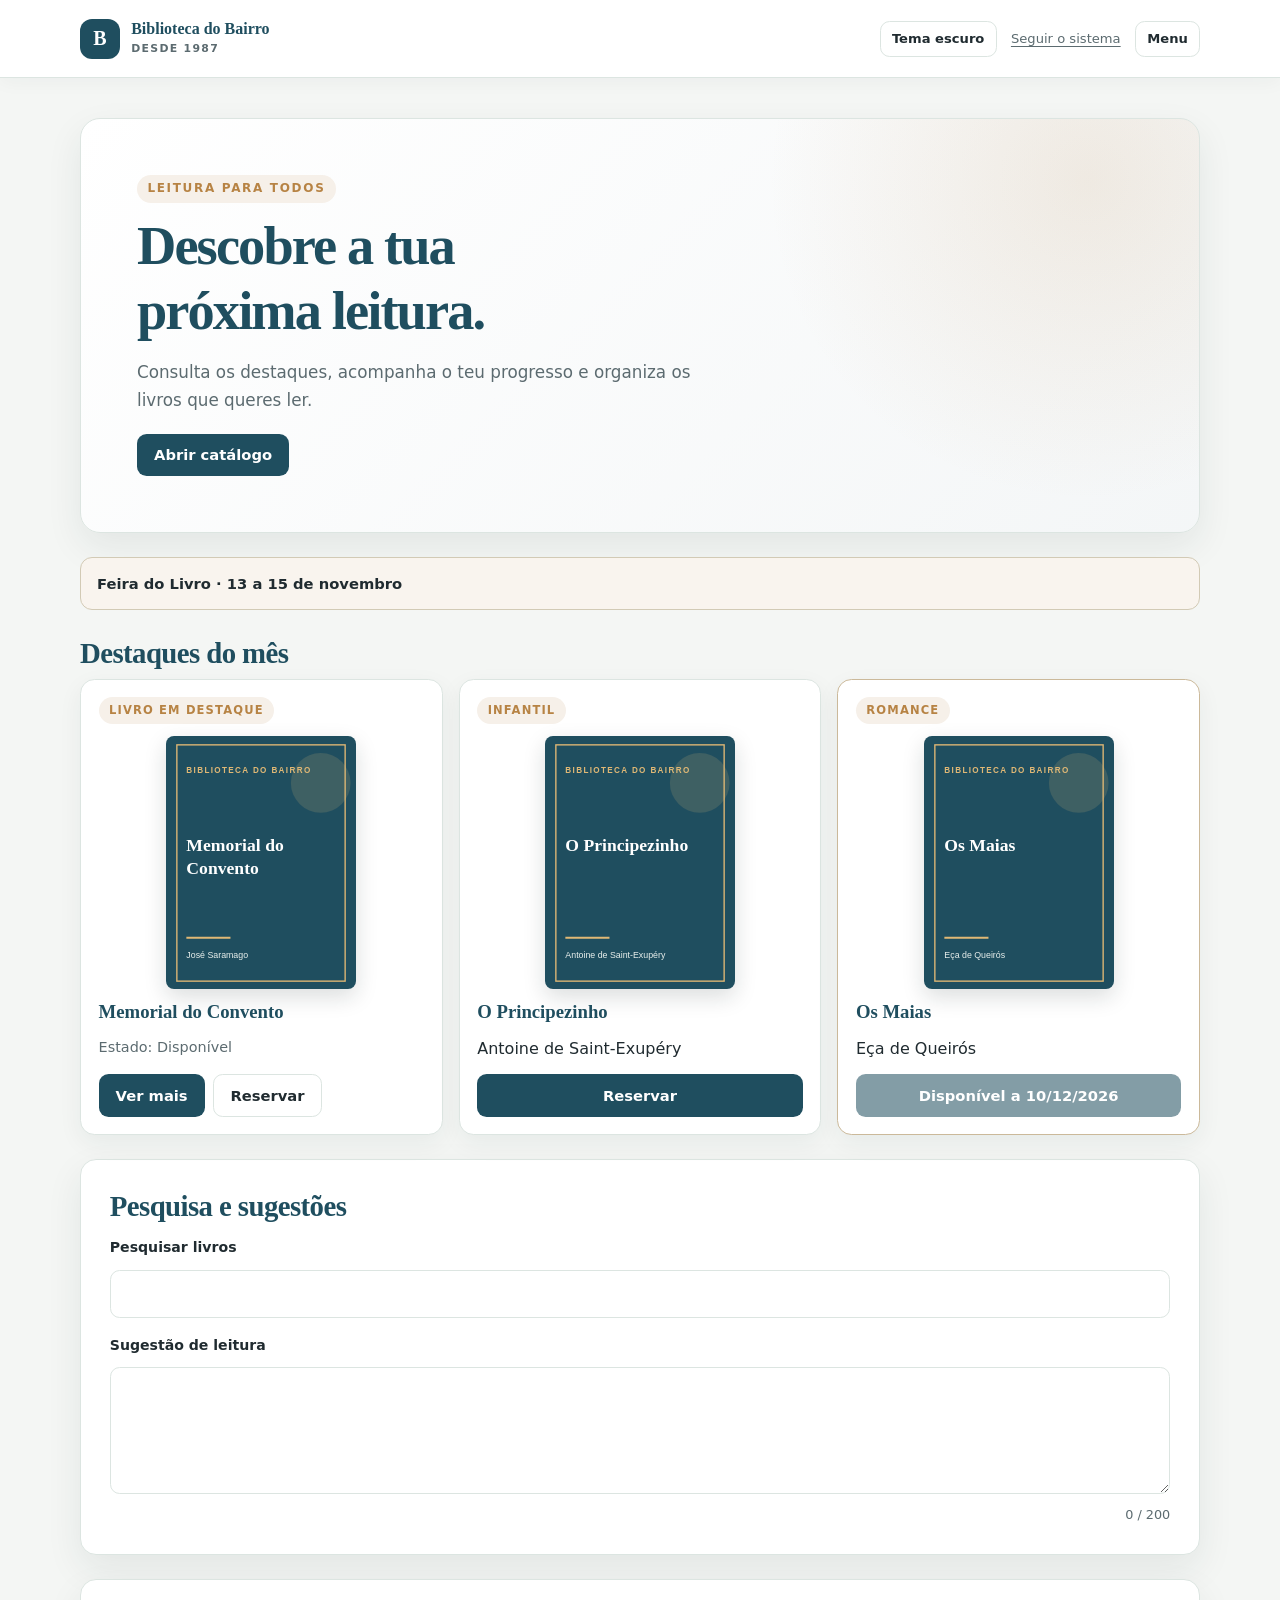
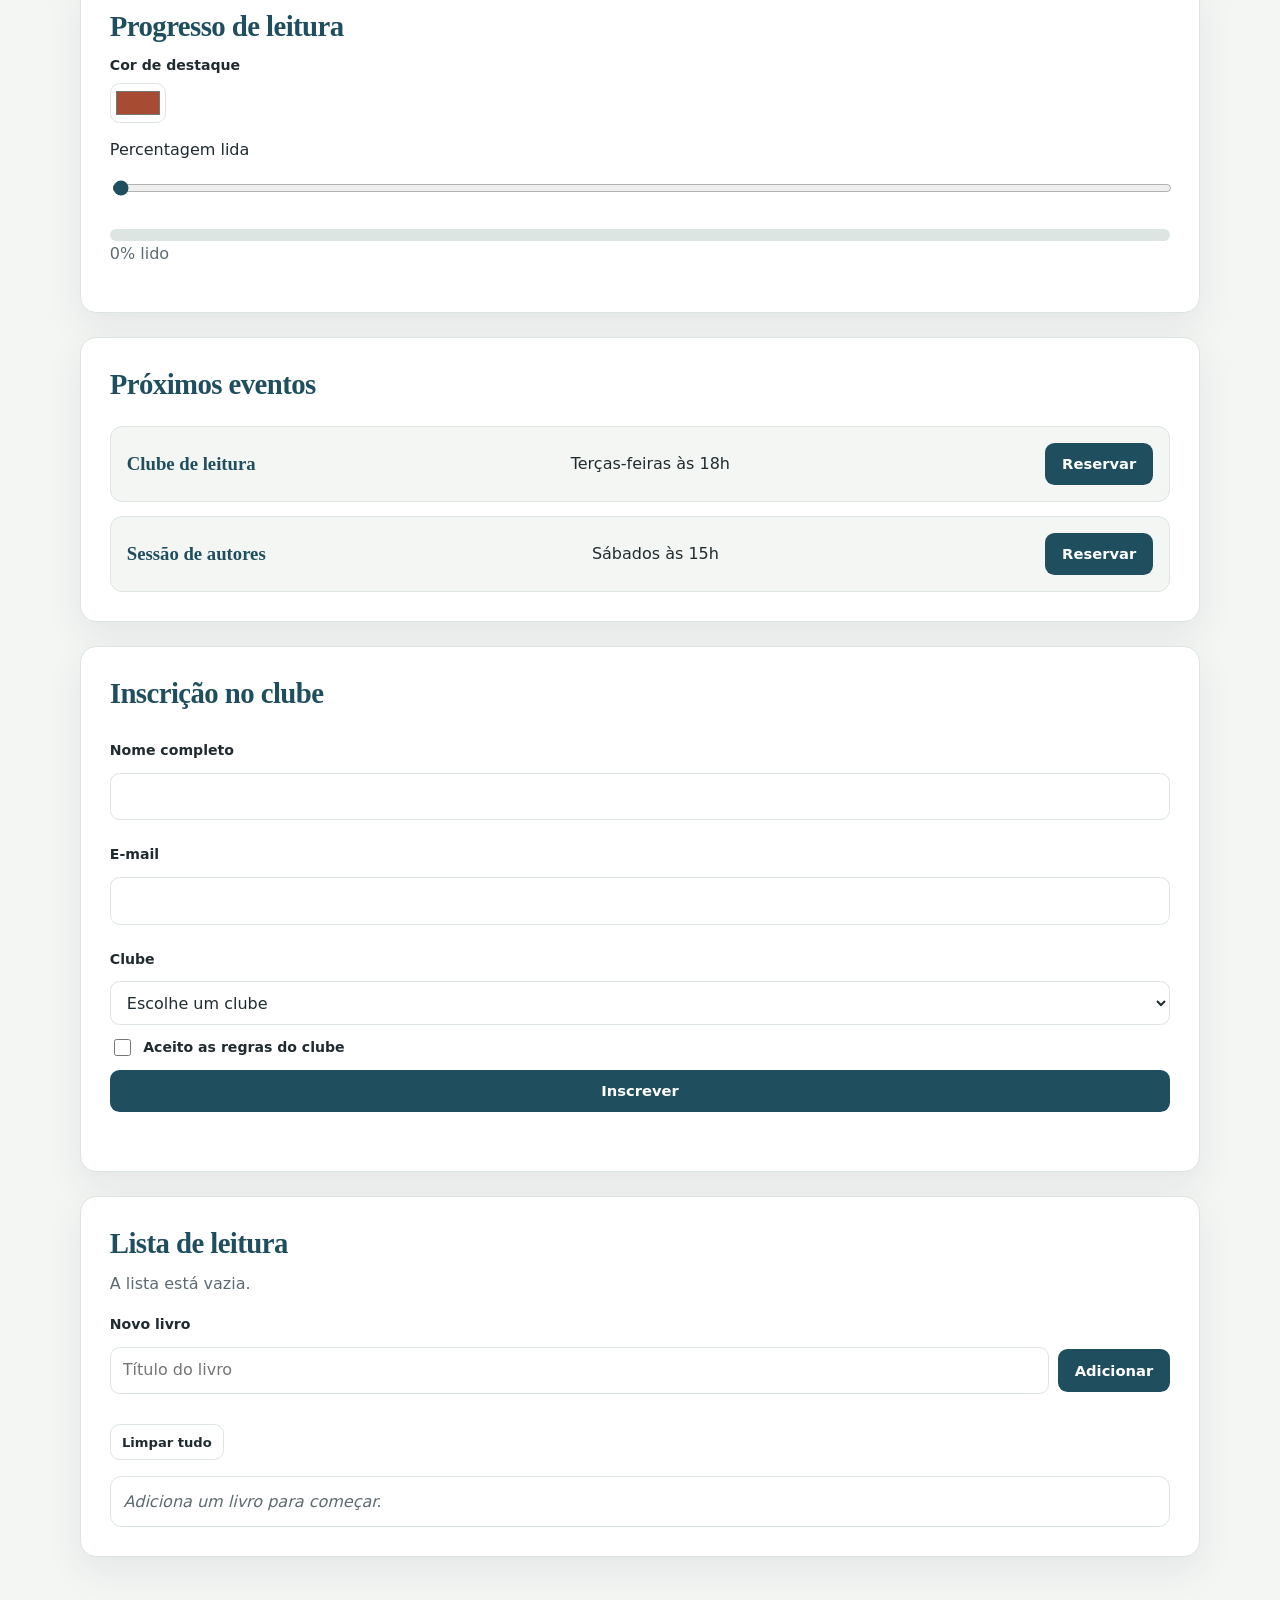
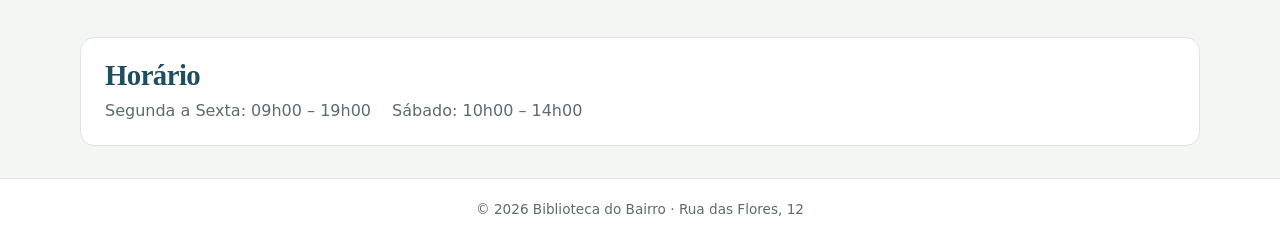
<file: index.html>
<!DOCTYPE html>
<html lang="pt">
<head>
    <meta charset="UTF-8">
    <meta name="viewport" content="width=device-width, initial-scale=1.0">
    <meta name="description" content="Biblioteca do Bairro: livros, eventos e atividades de leitura.">
    <title>Biblioteca do Bairro</title>
    <link rel="stylesheet" href="style.css">
    <script src="app.js" defer></script>
</head>
<body>
    <header class="cabecalho">
        <a class="marca" href="index.html">
            <span class="marca-simbolo" aria-hidden="true">B</span>
            <span class="marca-texto">
                <strong>Biblioteca do Bairro</strong>
                <small>desde 1987</small>
            </span>
        </a>
        <nav id="navegacao-principal" aria-label="Navegação principal">
            <a href="index.html" aria-current="page">Início</a>
            <a href="catalogo.html">Catálogo</a>
            <a href="#eventos">Eventos</a>
            <a href="#inscricao-clube">Clube de leitura</a>
        </nav>
        <div class="tema-controlos">
            <button class="botao botao-secundario botao-pequeno" type="button" data-tema-botao aria-pressed="false">Tema escuro</button>
            <button class="botao-texto" type="button" data-seguir-sistema>Seguir o sistema</button>
            <button id="botao-menu" class="botao botao-secundario botao-pequeno" type="button" aria-controls="navegacao-principal" aria-expanded="false">Menu</button>
        </div>
    </header>

    <main>
        <section class="abertura">
            <p class="etiqueta">Leitura para todos</p>
            <h1>Descobre a tua próxima leitura.</h1>
            <p>Consulta os destaques, acompanha o teu progresso e organiza os livros que queres ler.</p>
            <a class="botao" href="catalogo.html">Abrir catálogo</a>
        </section>

        <div class="aviso">
            Feira do Livro · 13 a 15 de novembro
        </div>

        <section aria-labelledby="titulo-destaques">
            <h2 id="titulo-destaques">Destaques do mês</h2>
            <div class="cartoes">
                <article id="livro-destaque" class="cartao livro" data-estado="disponivel" data-devolucao="2026-12-10">
                    <span class="etiqueta">Livro em destaque</span>
                    <img class="capa" data-capa-url="https://covers.openlibrary.org/b/id/14422896-M.jpg" src="https://covers.openlibrary.org/b/id/14422896-M.jpg" alt="Capa de Memorial do Convento" loading="eager">
                    <h3 id="titulo-destaque">Memorial do Convento</h3>
                    <p id="estado-destaque" class="estado-livro"></p>
                    <div class="acoes">
                        <a id="ver-mais-destaque" class="botao" href="/catalogo?autor=Jose%20Saramago">Ver mais</a>
                        <button id="reservar-destaque" class="botao botao-secundario reservar" type="button">Reservar</button>
                    </div>
                </article>
                <article class="cartao livro" data-estado="disponivel">
                    <span class="etiqueta">Infantil</span>
                    <img class="capa" data-capa-url="https://covers.openlibrary.org/b/id/10555406-M.jpg" src="https://covers.openlibrary.org/b/id/10555406-M.jpg" alt="Capa de O Principezinho" loading="lazy">
                    <h3>O Principezinho</h3>
                    <p>Antoine de Saint-Exupéry</p>
                    <button class="botao reservar" type="button">Reservar</button>
                </article>
                <article class="cartao livro" data-estado="emprestado" data-devolucao="2026-12-10">
                    <span class="etiqueta">Romance</span>
                    <img class="capa" data-capa-url="https://covers.openlibrary.org/b/id/104218-M.jpg" src="https://covers.openlibrary.org/b/id/104218-M.jpg" alt="Capa de Os Maias" loading="lazy">
                    <h3>Os Maias</h3>
                    <p>Eça de Queirós</p>
                    <button class="botao reservar" type="button">Reservar</button>
                </article>
            </div>
        </section>

        <section id="pesquisa-e-sugestoes" class="cartao">
            <h2>Pesquisa e sugestões</h2>
            <div class="campo">
                <label for="campo-pesquisa-local">Pesquisar livros</label>
                <input id="campo-pesquisa-local" name="pesquisa" type="search" autocomplete="off">
            </div>
            <p id="texto-pesquisa" class="ajuda" aria-live="polite"></p>
            <div class="campo">
                <label for="sugestao">Sugestão de leitura</label>
                <textarea id="sugestao" name="sugestao" rows="4" maxlength="200"></textarea>
                <span id="contador-sugestao" class="contador" aria-live="polite">0 / 200</span>
            </div>
        </section>

        <section class="cartao" aria-labelledby="titulo-progresso">
            <h2 id="titulo-progresso">Progresso de leitura</h2>
            <div class="controlo-cor">
                <label for="cor-destaque">Cor de destaque</label>
                <input id="cor-destaque" type="color" value="#a84b33">
            </div>
            <label for="barra-leitura">Percentagem lida</label>
            <input id="barra-leitura" type="range" min="0" max="100" value="0">
            <div class="barra-progresso" aria-hidden="true">
                <div id="progresso" class="progresso"></div>
            </div>
            <p id="texto-progresso" class="ajuda" aria-live="polite">0% lido</p>
        </section>

        <section id="eventos" class="cartao eventos" aria-labelledby="titulo-eventos">
            <h2 id="titulo-eventos">Próximos eventos</h2>
            <article class="evento">
                <h3>Clube de leitura</h3>
                <p>Terças-feiras às 18h</p>
                <button class="botao reservar" type="button">Reservar</button>
            </article>
            <article class="evento">
                <h3>Sessão de autores</h3>
                <p>Sábados às 15h</p>
                <button class="botao reservar" type="button">Reservar</button>
            </article>
        </section>

        <section id="inscricao-clube" class="cartao">
            <h2>Inscrição no clube</h2>
            <form id="formulario-clube" class="formulario">
                <div class="campo">
                    <label for="clube-nome">Nome completo</label>
                    <input id="clube-nome" name="nome" type="text" autocomplete="name" required>
                </div>
                <div class="campo">
                    <label for="clube-email">E-mail</label>
                    <input id="clube-email" name="email" type="email" autocomplete="email" required>
                </div>
                <div class="campo">
                    <label for="clube-tipo">Clube</label>
                    <select id="clube-tipo" name="clube" required>
                        <option value="">Escolhe um clube</option>
                        <option value="Policiais">Policiais</option>
                        <option value="Ficção">Ficção</option>
                        <option value="Romance">Romance</option>
                        <option value="Poesia">Poesia</option>
                        <option value="Infantil">Infantil</option>
                    </select>
                </div>
                <label class="opcao">
                    <input name="regras" type="checkbox" required>
                    Aceito as regras do clube
                </label>
                <button class="botao" type="submit">Inscrever</button>
            </form>
            <p id="mensagem-clube" class="mensagem" role="status" aria-live="polite"></p>
        </section>

        <section id="minha-lista" class="cartao">
            <h2>Lista de leitura</h2>
            <p id="resumo-leitura" class="ajuda" aria-live="polite">A lista está vazia.</p>
            <form id="formulario-leitura" class="formulario">
                <label for="novo-livro">Novo livro</label>
                <div class="linha">
                    <input id="novo-livro" name="livro" type="text" placeholder="Título do livro" required>
                    <button class="botao" type="submit">Adicionar</button>
                </div>
            </form>
            <p id="mensagem-leitura" class="mensagem" role="status" aria-live="polite"></p>
            <button id="limpar-lista" class="botao botao-secundario botao-pequeno" type="button">Limpar tudo</button>
            <ul id="lista-leitura" class="lista"></ul>
        </section>
    </main>

    <aside>
        <h2>Horário</h2>
        <p>Segunda a Sexta: 09h00 – 19h00</p>
        <p>Sábado: 10h00 – 14h00</p>
    </aside>

    <footer>
        <p>&copy; 2026 Biblioteca do Bairro · Rua das Flores, 12</p>
    </footer>
</body>
</html>
</file>
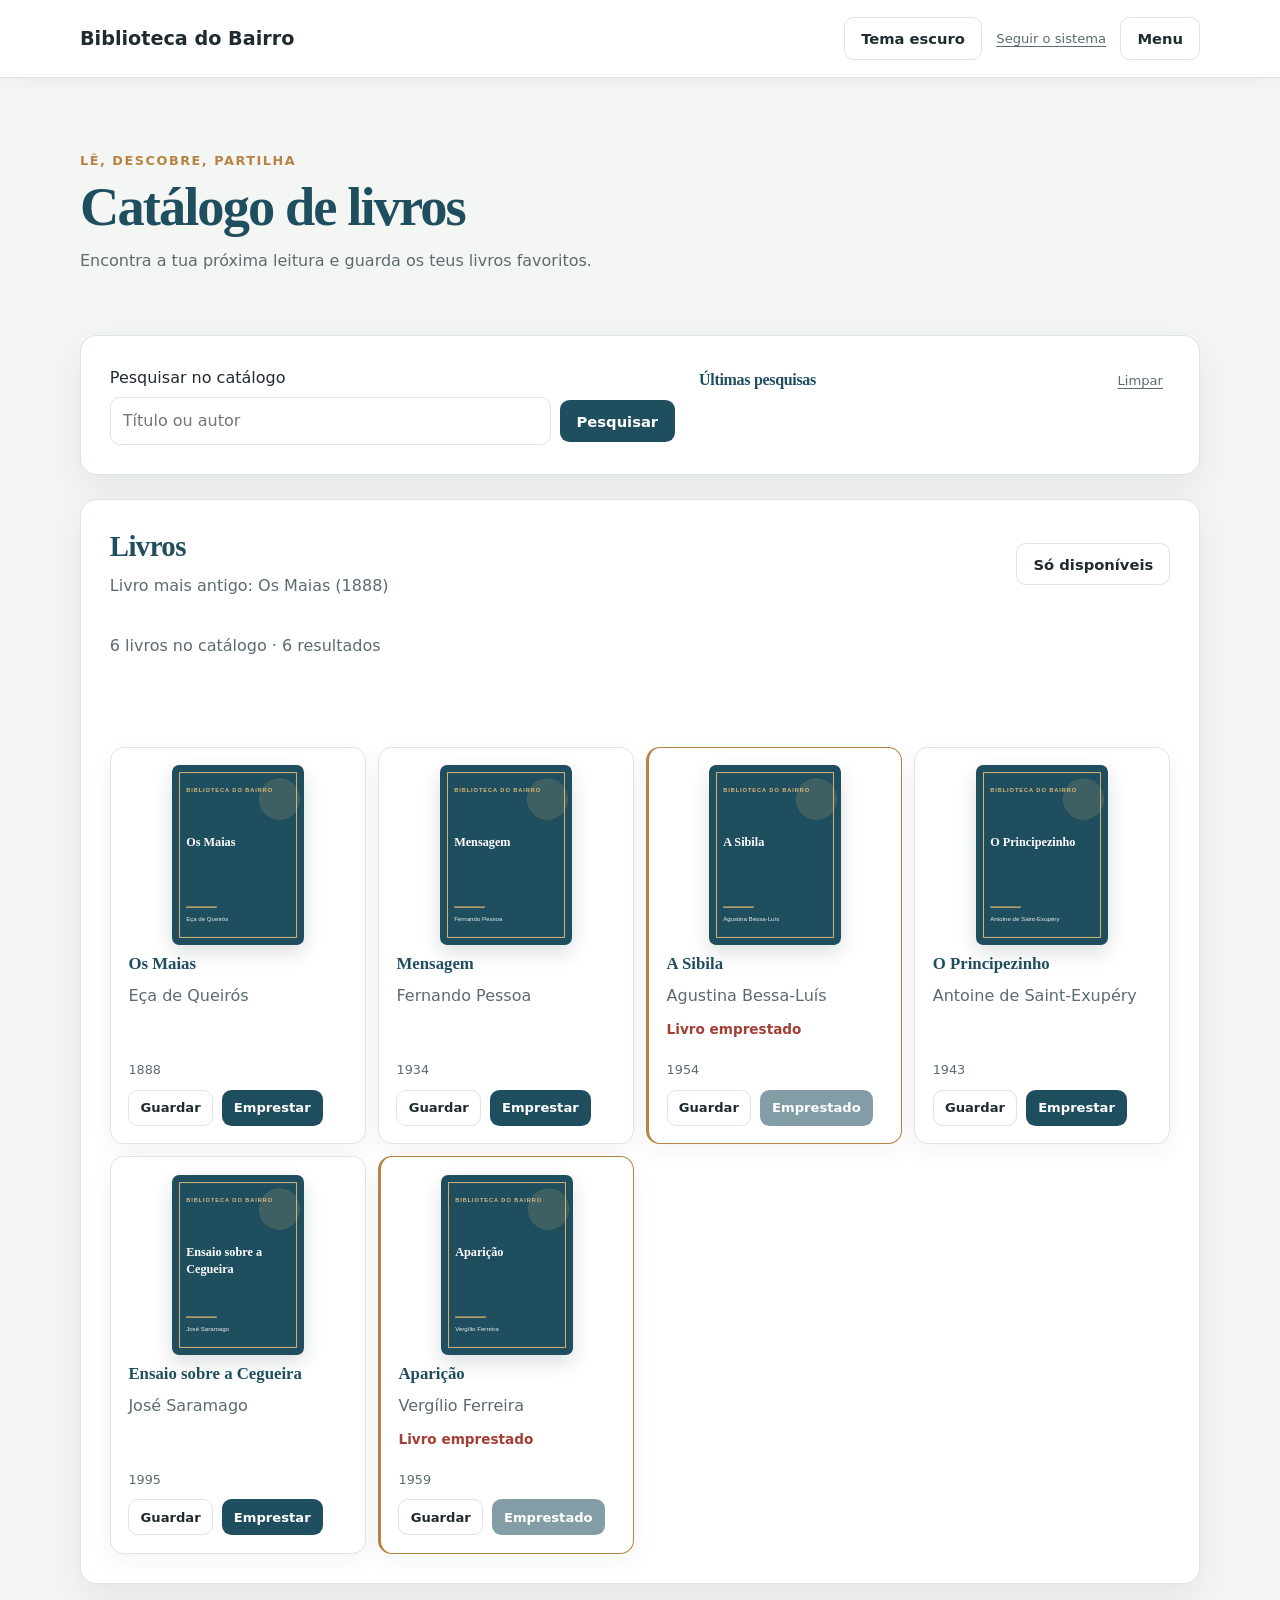
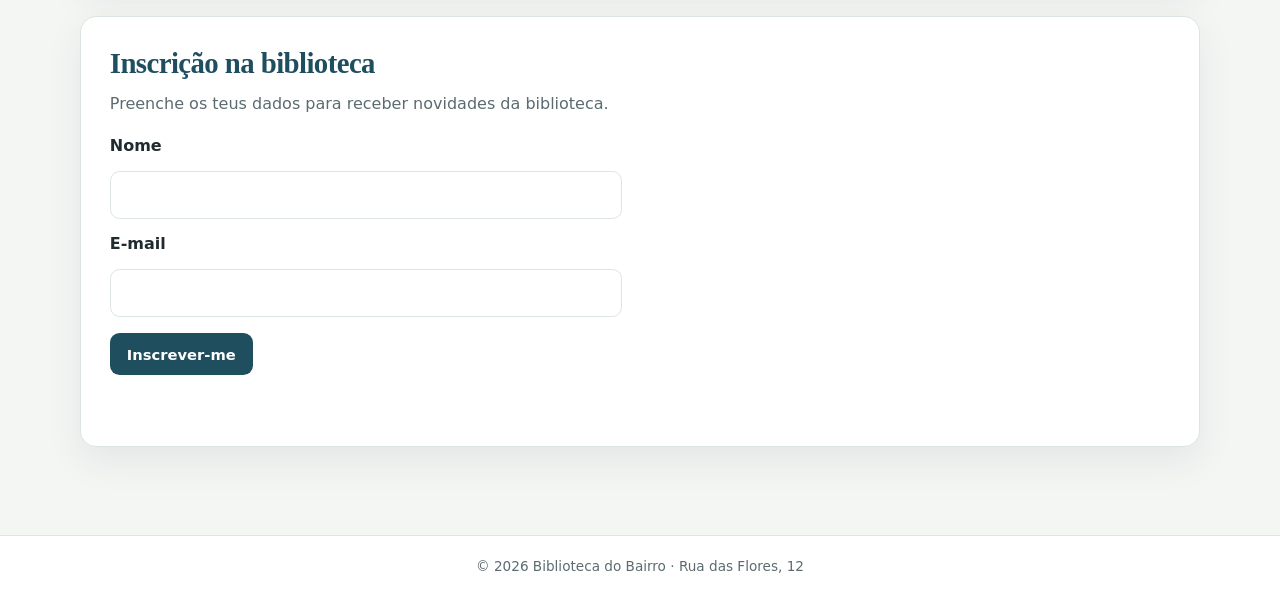
<file: catalogo.html>
<!DOCTYPE html>
<html lang="pt">
<head>
    <meta charset="UTF-8">
    <meta name="viewport" content="width=device-width, initial-scale=1.0">
    <meta name="description" content="Pesquisa e consulta os livros da Biblioteca do Bairro.">
    <title>Catálogo | Biblioteca do Bairro</title>
    <link rel="stylesheet" href="style.css">
    <script src="app.js" defer></script>
</head>
<body>
    <header class="cabecalho">
        <a class="marca" href="index.html">Biblioteca do Bairro</a>
        <nav id="navegacao-principal" aria-label="Navegação principal">
            <a href="index.html">Início</a>
            <a href="catalogo.html" aria-current="page">Catálogo</a>
        </nav>
        <div class="tema-controlos">
            <button class="botao botao-secundario" type="button" data-tema-botao aria-pressed="false">Tema escuro</button>
            <button class="botao-texto" type="button" data-seguir-sistema>Seguir o sistema</button>
            <button id="botao-menu" class="botao botao-secundario" type="button" aria-controls="navegacao-principal" aria-expanded="false">Menu</button>
        </div>
    </header>

    <main>
        <section class="introducao" aria-labelledby="titulo-pagina">
            <p class="sobretitulo">Lê, descobre, partilha</p>
            <h1 id="titulo-pagina">Catálogo de livros</h1>
            <p>Encontra a tua próxima leitura e guarda os teus livros favoritos.</p>
        </section>

        <section class="pesquisa" aria-label="Pesquisa e histórico">
            <form id="formulario-pesquisa" class="formulario-pesquisa">
                <label for="campo-pesquisa">Pesquisar no catálogo</label>
                <div class="linha">
                    <input id="campo-pesquisa" name="pesquisa" type="search" placeholder="Título ou autor" autocomplete="off">
                    <button class="botao" type="submit">Pesquisar</button>
                </div>
            </form>

            <div class="ultimas">
                <div class="ultimas-topo">
                    <h2>Últimas pesquisas</h2>
                    <button id="limpar-pesquisas" class="botao-texto" type="button">Limpar</button>
                </div>
                <div id="lista-pesquisas" class="chips" aria-label="Histórico de pesquisas"></div>
            </div>
        </section>

        <section class="catalogo" aria-labelledby="titulo-catalogo">
            <div class="cabecalho-seccao">
                <div>
                    <h2 id="titulo-catalogo">Livros</h2>
                    <p id="livro-mais-antigo" class="texto-secundario"></p>
                </div>
                <button id="alternar-disponiveis" class="botao botao-secundario" type="button" aria-pressed="false">
                    Só disponíveis
                </button>
            </div>

            <p id="resumo-catalogo" class="texto-secundario" role="status" aria-live="polite"></p>
            <p id="mensagem-catalogo" class="mensagem" role="status" aria-live="polite"></p>
            <ul id="lista-livros" class="livros" aria-live="polite"></ul>
            <template id="modelo-livro">
                <li class="livro-card">
                    <img class="livro-capa" alt="" loading="lazy" decoding="async">
                    <h3 class="livro-titulo"></h3>
                    <p class="livro-autor"></p>
                    <p class="aviso-emprestado" hidden>Livro emprestado</p>
                    <div class="livro-rodape">
                        <span class="livro-ano"></span>
                        <div class="acoes-item">
                            <button class="botao botao-secundario botao-pequeno guardar-livro" data-acao="guardar" type="button"></button>
                            <button class="botao botao-pequeno emprestar-livro" data-acao="emprestar" type="button">Emprestar</button>
                        </div>
                    </div>
                </li>
            </template>
        </section>

        <section class="inscricao" aria-labelledby="titulo-inscricao">
            <h2 id="titulo-inscricao">Inscrição na biblioteca</h2>
            <p>Preenche os teus dados para receber novidades da biblioteca.</p>
            <form id="formulario-inscricao">
                <label for="nome">Nome</label>
                <input id="nome" name="nome" type="text" autocomplete="name" required minlength="2">

                <label for="email">E-mail</label>
                <input id="email" name="email" type="email" autocomplete="email" required>

                <button class="botao" type="submit">Inscrever-me</button>
                <p id="mensagem-inscricao" class="mensagem" role="status" aria-live="polite"></p>
            </form>
        </section>
    </main>

    <footer>
        <p>&copy; 2026 Biblioteca do Bairro · Rua das Flores, 12</p>
    </footer>
</body>
</html>
</file>
<file: style.css>
:root {
    color-scheme: light;
    --cor-fundo: #fff8f0;
    --cor-superficie: #ffffff;
    --cor-texto: #302d2a;
    --cor-secundaria: #625a52;
    --cor-principal: #23395b;
    --cor-destaque: #a84b33;
    --cor-borda: #e5ded3;
    --cor-sucesso: #23613c;
    --cor-erro: #a12622;
    --sombra: 0 8px 24px rgb(35 57 91 / 8%);
}

* {
    box-sizing: border-box;
}

body {
    min-width: 320px;
    margin: 0;
    background: var(--cor-fundo);
    color: var(--cor-texto);
    font: 1rem/1.6 Arial, Helvetica, sans-serif;
}

[hidden] {
    display: none !important;
}

a {
    color: inherit;
}

button,
input {
    font: inherit;
}

button:focus-visible,
a:focus-visible,
input:focus-visible {
    outline: 3px solid var(--cor-destaque);
    outline-offset: 3px;
}

.cabecalho {
    display: flex;
    flex-wrap: wrap;
    align-items: center;
    justify-content: space-between;
    gap: 1rem;
    padding: 1rem max(1.25rem, calc((100% - 1040px) / 2));
    background: var(--cor-principal);
    color: #fff;
}

.cabecalho > nav {
    display: none;
    align-items: center;
    gap: 1.25rem;
}

.cabecalho > nav.aberta {
    display: flex;
}

.marca {
    font-size: 1.2rem;
    font-weight: 700;
    text-decoration: none;
}

.cabecalho nav {
    gap: 1.25rem;
}

.cabecalho nav a {
    text-decoration: none;
}

.cabecalho nav a[aria-current="page"] {
    text-decoration: underline;
    text-underline-offset: 0.3em;
}

main {
    width: min(100% - 2rem, 920px);
    margin: 0 auto;
}

.introducao {
    padding: 3.5rem 0 2rem;
}

.sobretitulo {
    margin-bottom: 0.25rem;
    color: var(--cor-destaque);
    font-size: 0.8rem;
    font-weight: 700;
    letter-spacing: 0.12em;
    text-transform: uppercase;
}

h1,
h2,
h3,
p {
    margin-top: 0;
}

h1,
h2,
h3 {
    color: var(--cor-principal);
    font-family: Georgia, "Times New Roman", serif;
    line-height: 1.2;
}

h1 {
    margin-bottom: 0.5rem;
    font-size: clamp(2rem, 5vw, 3rem);
}

h2 {
    margin-bottom: 0.5rem;
    font-size: 1.6rem;
}

.introducao > p:last-child,
.inscricao > p,
.texto-secundario {
    color: var(--cor-secundaria);
}

.catalogo,
.inscricao {
    margin: 1rem 0 2rem;
    padding: clamp(1.25rem, 4vw, 2rem);
    border: 1px solid var(--cor-borda);
    border-radius: 16px;
    background: var(--cor-superficie);
    box-shadow: var(--sombra);
}

.cabecalho-seccao {
    display: flex;
    flex-wrap: wrap;
    align-items: center;
    justify-content: space-between;
    gap: 1rem;
    margin-bottom: 1.25rem;
}

.cabecalho-seccao p {
    margin-bottom: 0;
}

.campo-pesquisa,
#formulario-inscricao label {
    display: grid;
    gap: 0.4rem;
    font-weight: 700;
}

.tema-controlos {
    display: flex;
    flex-wrap: wrap;
    align-items: center;
    gap: 0.6rem;
}

.linha {
    display: flex;
    flex-wrap: wrap;
    align-items: center;
    gap: 0.5rem;
}

.linha input {
    flex: 1 1 12rem;
    width: auto;
}

.acoes-item {
    display: flex;
    flex-wrap: wrap;
    gap: 0.4rem;
}

.botao-texto {
    padding: 0.25rem;
    border: 0;
    background: transparent;
    color: inherit;
    font: inherit;
    text-decoration: underline;
    text-underline-offset: 0.2em;
    cursor: pointer;
}

input {
    width: 100%;
    min-height: 2.8rem;
    padding: 0.6rem 0.75rem;
    border: 1px solid var(--cor-borda);
    border-radius: 8px;
    background: var(--cor-fundo);
    color: var(--cor-texto);
}

.botao {
    min-height: 2.7rem;
    padding: 0.55rem 1rem;
    border: 0;
    border-radius: 8px;
    background: var(--cor-destaque);
    color: var(--cor-superficie);
    cursor: pointer;
    font-weight: 700;
}

.botao:hover {
    filter: brightness(0.92);
    color: var(--cor-superficie);
}

.botao-secundario {
    border: 1px solid var(--cor-principal);
    background: transparent;
    color: var(--cor-principal);
}

.cabecalho .botao-secundario {
    border-color: #fff;
    color: #fff;
}

.botao[aria-pressed="true"] {
    background: var(--cor-principal);
    color: #fff;
}

.botao:disabled {
    opacity: 0.55;
    cursor: not-allowed;
}

#lista-livros {
    display: grid;
    gap: 0.75rem;
    margin: 1rem 0 0;
    padding: 0;
    list-style: none;
}

.livro {
    display: flex;
    flex-wrap: wrap;
    align-items: center;
    justify-content: space-between;
    gap: 0.75rem 1.25rem;
    padding: 1rem;
    border: 1px solid var(--cor-borda);
    border-radius: 10px;
}

.livro p {
    margin: 0;
}

.livro-titulo {
    font-weight: 700;
}

.livro-detalhe,
.estado-livro {
    color: var(--cor-secundaria);
    font-size: 0.9rem;
}

.indisponivel .livro-titulo,
.indisponivel .estado-livro {
    color: var(--cor-erro);
}

.livro-acoes {
    display: flex;
    flex-wrap: wrap;
    align-items: center;
    gap: 0.5rem;
}

.livro-acoes .botao {
    min-height: 2.25rem;
    padding: 0.35rem 0.75rem;
    font-size: 0.9rem;
}

.mensagem {
    min-height: 1.5em;
    margin: 0.75rem 0 0;
    color: var(--cor-secundaria);
}

.mensagem.erro {
    color: var(--cor-erro);
}

.mensagem.sucesso {
    color: var(--cor-sucesso);
}

#formulario-inscricao {
    display: grid;
    gap: 0.75rem;
    max-width: 32rem;
}

#formulario-inscricao .botao {
    justify-self: start;
    margin-top: 0.25rem;
}

footer {
    margin-top: 3rem;
    padding: 1.5rem 1rem;
    background: var(--cor-principal);
    color: #fff;
    text-align: center;
}

footer p {
    margin: 0;
}

body.escuro {
    color-scheme: dark;
    --cor-fundo: #171b22;
    --cor-superficie: #222832;
    --cor-texto: #f3eee7;
    --cor-secundaria: #cbc3b8;
    --cor-principal: #a9c1e8;
    --cor-destaque: #ee987e;
    --cor-borda: #414955;
    --cor-sucesso: #91d6a6;
    --cor-erro: #ff9a91;
    --sombra: 0 8px 24px rgb(0 0 0 / 18%);
}

body.escuro .cabecalho,
body.escuro footer {
    background: #151d2b;
    color: #fff;
}

body.escuro .botao-secundario {
    color: var(--cor-texto);
    border-color: var(--cor-borda);
}

body.escuro .botao[aria-pressed="true"] {
    background: var(--cor-principal);
    color: #171b22;
}

.pesquisa {
    display: grid;
    grid-template-columns: minmax(0, 1fr) minmax(0, 1fr);
    gap: 1.5rem;
    margin: 1rem 0 1.5rem;
    padding: 1.25rem;
    border: 1px solid var(--cor-borda);
    border-radius: 16px;
    background: var(--cor-superficie);
}

.formulario-pesquisa {
    display: grid;
    align-content: start;
    gap: 0.4rem;
}

.ultimas {
    min-width: 0;
}

.ultimas-topo {
    display: flex;
    align-items: baseline;
    justify-content: space-between;
    gap: 0.6rem;
}

.ultimas-topo h2 {
    margin: 0;
    font-size: 1rem;
}

.chips {
    display: flex;
    flex-wrap: wrap;
    gap: 0.4rem;
    margin-top: 0.6rem;
}

.chip {
    max-width: 100%;
    padding: 0.3rem 0.7rem;
    overflow-wrap: anywhere;
    border: 1px solid var(--cor-borda);
    border-radius: 999px;
    background: var(--cor-superficie);
    color: var(--cor-texto);
    cursor: pointer;
}

.chip:hover {
    border-color: var(--cor-principal);
    color: var(--cor-principal);
}

.catalogo {
    display: grid;
    gap: 0.8rem;
}

.livros {
    display: grid;
    grid-template-columns: repeat(auto-fill, minmax(220px, 1fr));
    gap: 1rem;
    margin: 0.5rem 0 0;
    padding: 0;
    list-style: none;
}

.livro-card {
    display: flex;
    flex-direction: column;
    gap: 0.55rem;
    min-width: 0;
    padding: 1rem;
    border: 1px solid var(--cor-borda);
    border-radius: 10px;
    background: var(--cor-superficie);
}

.livro-card.emprestado {
    border-color: var(--cor-destaque);
}

.livro-card h3,
.livro-card p {
    margin: 0;
}

.livro-card h3 {
    font-size: 1.05rem;
}

.livro-autor,
.livro-ano,
.texto-secundario {
    color: var(--cor-secundaria);
}

.aviso-emprestado {
    color: var(--cor-destaque);
    font-size: 0.85rem;
    font-weight: 700;
}

.livro-rodape {
    display: flex;
    flex-wrap: wrap;
    align-items: center;
    justify-content: space-between;
    gap: 0.6rem;
    margin-top: auto;
    padding-top: 0.6rem;
}

.livro-ano {
    font-size: 0.8rem;
}

main > section {
    margin-bottom: 1.5rem;
}

@media (max-width: 720px) {
    .cabecalho {
        justify-content: flex-start;
    }

    .cabecalho > nav {
        order: 3;
        display: none;
        width: 100%;
    }

    .cabecalho > nav.aberta {
        display: flex;
    }

    .tema-controlos {
        margin-left: auto;
    }

    .pesquisa {
        grid-template-columns: minmax(0, 1fr);
    }
}

@media (max-width: 560px) {
    .cabecalho {
        justify-content: flex-start;
    }

    .cabecalho .botao {
        margin-left: auto;
    }

    .cabecalho-seccao {
        align-items: flex-start;
    }
}

:root {
    color-scheme: light;
    --cor-fundo: #f4f6f4;
    --cor-superficie: #ffffff;
    --cor-texto: #202b30;
    --cor-secundaria: #5c6b70;
    --cor-principal: #1f4e5f;
    --cor-destaque: #b78344;
    --cor-borda: #dce5e1;
    --cor-sucesso: #317052;
    --cor-erro: #a63d35;
    --sombra: 0 14px 36px rgb(25 48 53 / 8%);
}

body.escuro {
    color-scheme: dark;
    --cor-fundo: #141c20;
    --cor-superficie: #202b30;
    --cor-texto: #edf2ef;
    --cor-secundaria: #b2c0bc;
    --cor-principal: #a5c9c0;
    --cor-destaque: #e0b875;
    --cor-borda: #38474b;
    --cor-sucesso: #8fceaa;
    --cor-erro: #f1a097;
    --sombra: 0 14px 36px rgb(0 0 0 / 22%);
}

html {
    scroll-behavior: smooth;
}

body {
    min-width: 320px;
    background: var(--cor-fundo);
    color: var(--cor-texto);
    font: 1rem/1.65 "Segoe UI", system-ui, -apple-system, sans-serif;
}

h1,
h2,
h3 {
    color: var(--cor-principal);
}

h1 {
    font-size: clamp(2.1rem, 5vw, 3.4rem);
    letter-spacing: -0.035em;
}

h2 {
    font-size: clamp(1.35rem, 3vw, 1.8rem);
    letter-spacing: -0.02em;
}

button,
input,
textarea,
select {
    font: inherit;
}

button:focus-visible,
a:focus-visible,
input:focus-visible,
textarea:focus-visible,
select:focus-visible {
    outline: 3px solid var(--cor-destaque);
    outline-offset: 3px;
}

.cabecalho {
    position: relative;
    z-index: 1;
    justify-content: space-between;
    gap: 1.25rem;
    min-height: 78px;
    padding: 0.9rem max(1.25rem, calc((100% - 1120px) / 2));
    border-bottom: 1px solid var(--cor-borda);
    background: var(--cor-superficie);
    color: var(--cor-texto);
    box-shadow: 0 4px 18px rgb(22 46 48 / 4%);
}

.marca {
    display: inline-flex;
    align-items: center;
    gap: 0.7rem;
    flex-shrink: 0;
    color: var(--cor-texto);
}

.marca:hover {
    color: var(--cor-texto);
}

.marca-simbolo {
    display: grid;
    width: 2.5rem;
    height: 2.5rem;
    place-items: center;
    border-radius: 0.75rem;
    background: var(--cor-principal);
    color: var(--cor-superficie);
    font-family: Georgia, "Times New Roman", serif;
    font-size: 1.25rem;
    font-weight: 700;
}

.marca-texto strong,
.marca-texto small {
    display: block;
}

.marca-texto strong {
    color: var(--cor-principal);
    font-family: Georgia, "Times New Roman", serif;
    font-size: 1rem;
    line-height: 1.2;
}

.marca-texto small {
    margin-top: 0.15rem;
    color: var(--cor-secundaria);
    font-size: 0.68rem;
    letter-spacing: 0.12em;
    text-transform: uppercase;
}

.cabecalho > nav {
    order: 0;
    width: auto;
    gap: 0.25rem;
    margin-left: auto;
}

.cabecalho nav a {
    padding: 0.4rem 0.7rem;
    border-radius: 0.55rem;
    color: var(--cor-secundaria);
    font-size: 0.9rem;
    text-decoration: none;
    transition: background 150ms ease, color 150ms ease;
}

.cabecalho nav a:hover,
.cabecalho nav a[aria-current="page"] {
    background: color-mix(in srgb, var(--cor-principal) 10%, transparent);
    color: var(--cor-principal);
}

.tema-controlos {
    display: flex;
    flex-wrap: wrap;
    align-items: center;
    gap: 0.45rem;
}

.botao {
    display: inline-flex;
    min-height: 2.65rem;
    align-items: center;
    justify-content: center;
    gap: 0.4rem;
    padding: 0.55rem 1rem;
    border: 1px solid transparent;
    border-radius: 0.6rem;
    background: var(--cor-principal);
    color: var(--cor-superficie);
    font-size: 0.92rem;
    font-weight: 650;
    line-height: 1.3;
    text-decoration: none;
    cursor: pointer;
    transition: transform 150ms ease, background 150ms ease, box-shadow 150ms ease;
}

.botao:hover {
    background: color-mix(in srgb, var(--cor-principal) 88%, #000);
    color: var(--cor-superficie);
    box-shadow: 0 6px 16px rgb(31 78 95 / 16%);
    transform: translateY(-1px);
}

.botao:active {
    transform: translateY(0);
}

.botao-secundario,
.botao-secundario:hover {
    border-color: var(--cor-borda);
    background: var(--cor-superficie);
    color: var(--cor-texto);
    box-shadow: none;
}

.botao-secundario:hover {
    border-color: var(--cor-principal);
    color: var(--cor-principal);
}

.botao-pequeno {
    min-height: 2.25rem;
    padding: 0.35rem 0.7rem;
    font-size: 0.82rem;
}

.botao-texto {
    padding: 0.35rem 0.45rem;
    border: 0;
    background: transparent;
    color: var(--cor-secundaria);
    font-size: 0.82rem;
    cursor: pointer;
}

.botao-texto:hover {
    color: var(--cor-principal);
}

.botao:disabled {
    opacity: 0.55;
    cursor: not-allowed;
    transform: none;
}

main {
    width: min(1120px, calc(100% - 2.5rem));
    max-width: 1120px;
    padding: 2.5rem 0 3.5rem;
}

main > section {
    margin: 0 0 1.5rem;
}

.abertura {
    display: grid;
    max-width: none;
    gap: 0.7rem;
    margin: 0 0 1.5rem;
    padding: clamp(2rem, 5vw, 3.5rem);
    border: 1px solid var(--cor-borda);
    border-radius: 1.25rem;
    background:
        radial-gradient(circle at 90% 15%, rgb(183 131 68 / 13%), transparent 30%),
        linear-gradient(135deg, var(--cor-superficie), color-mix(in srgb, var(--cor-principal) 5%, var(--cor-superficie)));
    box-shadow: var(--sombra);
}

.abertura .etiqueta {
    justify-self: start;
    margin: 0;
    color: var(--cor-destaque);
    font-size: 0.75rem;
    font-weight: 750;
    letter-spacing: 0.14em;
    text-transform: uppercase;
}

.abertura h1 {
    max-width: 16ch;
    margin: 0;
}

.abertura > p:not(.etiqueta) {
    max-width: 55ch;
    margin: 0.2rem 0 0.5rem;
    color: var(--cor-secundaria);
    font-size: 1.05rem;
}

.cartao,
.catalogo,
.inscricao,
.pesquisa {
    padding: clamp(1.25rem, 3vw, 1.8rem);
    border: 1px solid var(--cor-borda);
    border-radius: 1rem;
    background: var(--cor-superficie);
    box-shadow: var(--sombra);
}

.cartao h2,
.catalogo h2,
.inscricao h2 {
    margin-bottom: 0.65rem;
}

.cartoes {
    display: grid;
    grid-template-columns: repeat(3, minmax(0, 1fr));
    gap: 1rem;
}

.cartao.livro {
    display: flex;
    min-width: 0;
    flex-direction: column;
    gap: 0.75rem;
    padding: 1.1rem;
    border: 1px solid var(--cor-borda);
    border-radius: 0.9rem;
    box-shadow: 0 8px 24px rgb(25 48 53 / 6%);
}

.cartao.livro:hover {
    border-color: color-mix(in srgb, var(--cor-principal) 35%, var(--cor-borda));
    box-shadow: var(--sombra);
    transform: translateY(-2px);
}

.cartao.livro h3,
.cartao.livro p {
    margin: 0;
}

.cartao.livro .capa {
    width: min(100%, 240px);
    aspect-ratio: 3 / 4;
    align-self: center;
    border-radius: 0.5rem;
    background: var(--cor-fundo);
    object-fit: cover;
    box-shadow: 0 8px 22px rgb(17 31 34 / 15%);
}

.cartao.livro .acoes {
    margin-top: auto;
}

.estado-livro,
.ajuda,
.texto-secundario {
    color: var(--cor-secundaria);
}

.cartao.livro[data-estado="emprestado"] {
    border-color: color-mix(in srgb, var(--cor-destaque) 45%, var(--cor-borda));
}

.aviso {
    margin: 0 0 1.6rem;
    padding: 0.85rem 1rem;
    border: 1px solid color-mix(in srgb, var(--cor-destaque) 28%, var(--cor-borda));
    border-radius: 0.75rem;
    background: color-mix(in srgb, var(--cor-destaque) 9%, var(--cor-superficie));
    color: var(--cor-texto);
    font-size: 0.92rem;
    font-weight: 600;
}

.campo,
.formulario {
    display: grid;
    gap: 0.65rem;
}

.formulario {
    margin-top: 1rem;
}

.campo {
    margin-top: 0.8rem;
}

.campo label,
.formulario label,
.controlo-cor label {
    font-size: 0.88rem;
    font-weight: 650;
}

input,
textarea,
select {
    min-height: 2.75rem;
    padding: 0.6rem 0.75rem;
    border: 1px solid var(--cor-borda);
    border-radius: 0.6rem;
    background: var(--cor-superficie);
    color: var(--cor-texto);
}

textarea {
    resize: vertical;
}

input[type="checkbox"] {
    width: 1.1rem;
    min-height: 1.1rem;
    height: 1.1rem;
    accent-color: var(--cor-principal);
}

.opcao {
    display: inline-flex;
    align-items: center;
    gap: 0.55rem;
    color: var(--cor-texto);
    font-size: 0.9rem;
}

.linha,
.acoes,
.acoes-item {
    display: flex;
    flex-wrap: wrap;
    align-items: center;
    gap: 0.55rem;
}

.linha input {
    flex: 1 1 14rem;
    width: auto;
}

.mensagem {
    min-height: 1.4em;
    margin: 0.65rem 0 0;
    color: var(--cor-secundaria);
    font-size: 0.88rem;
}

.vazio {
    color: var(--cor-secundaria);
    font-style: italic;
}

.eventos {
    display: grid;
    gap: 0.85rem;
}

.evento {
    display: flex;
    flex-wrap: wrap;
    align-items: center;
    justify-content: space-between;
    gap: 0.7rem;
    padding: 1rem;
    border: 1px solid var(--cor-borda);
    border-radius: 0.75rem;
    background: var(--cor-fundo);
}

.evento h3,
.evento p {
    margin: 0;
}

.lista {
    display: grid;
    gap: 0.55rem;
    margin: 1rem 0 0;
    padding: 0;
    list-style: none;
}

.lista > li {
    display: flex;
    flex-wrap: wrap;
    align-items: center;
    justify-content: space-between;
    gap: 0.65rem;
    padding: 0.7rem 0.8rem;
    border: 1px solid var(--cor-borda);
    border-radius: 0.7rem;
    background: var(--cor-superficie);
}

.titulo-lista.lido {
    color: var(--cor-secundaria);
    text-decoration: line-through;
}

.contador {
    color: var(--cor-secundaria);
    font-size: 0.8rem;
    text-align: right;
}

.contador.excesso {
    color: var(--cor-erro);
    font-weight: 700;
}

.barra-progresso {
    height: 0.75rem;
    margin-top: 0.7rem;
    overflow: hidden;
    border-radius: 999px;
    background: var(--cor-borda);
}

.progresso {
    width: var(--progresso-leitura, 0%);
    height: 100%;
    border-radius: inherit;
    background: var(--cor-destaque);
    transition: width 180ms ease;
}

.progresso.completo {
    background: var(--cor-principal);
}

.controlo-cor {
    display: grid;
    max-width: 12rem;
    gap: 0.35rem;
    margin-bottom: 0.9rem;
}

input[type="color"] {
    width: 3.5rem;
    min-height: 2.5rem;
    height: 2.5rem;
    padding: 0.2rem;
}

input[type="range"] {
    padding: 0;
    accent-color: var(--cor-principal);
}

.pesquisa {
    grid-template-columns: minmax(0, 1.2fr) minmax(0, 1fr);
}

.chips {
    gap: 0.45rem;
}

.chip {
    padding: 0.35rem 0.75rem;
    border-radius: 999px;
    font-size: 0.82rem;
    transition: border-color 150ms ease, color 150ms ease, background 150ms ease;
}

.chip:hover {
    background: color-mix(in srgb, var(--cor-principal) 7%, var(--cor-superficie));
}

.livro-card {
    min-height: 345px;
    padding: 1.1rem;
    border-radius: 0.85rem;
    box-shadow: 0 8px 24px rgb(25 48 53 / 5%);
    transition: border-color 150ms ease, box-shadow 150ms ease, transform 150ms ease;
}

.livro-card:hover {
    border-color: color-mix(in srgb, var(--cor-principal) 35%, var(--cor-borda));
    box-shadow: var(--sombra);
    transform: translateY(-2px);
}

.livro-card.emprestado {
    border-left: 3px solid var(--cor-destaque);
}

.livro-capa {
    width: 132px;
    height: 180px;
    align-self: center;
    border-radius: 0.45rem;
    background: var(--cor-fundo);
    box-shadow: 0 8px 20px rgb(17 31 34 / 14%);
    object-fit: cover;
}

.aviso-emprestado {
    color: var(--cor-erro);
}

.livro-rodape {
    align-items: end;
}

aside {
    width: min(1120px, calc(100% - 2.5rem));
    margin: 0 auto 2rem;
    padding: 1.25rem 1.5rem;
    border: 1px solid var(--cor-borda);
    border-radius: 0.9rem;
    background: var(--cor-superficie);
    color: var(--cor-texto);
}

aside h2 {
    margin-bottom: 0.35rem;
}

aside p {
    display: inline-block;
    margin: 0 1rem 0 0;
    color: var(--cor-secundaria);
}

footer {
    margin: 0;
    padding: 1.2rem 1.25rem;
    background: var(--cor-superficie);
    color: var(--cor-secundaria);
    border-top: 1px solid var(--cor-borda);
    font-size: 0.85rem;
}

footer p {
    margin: 0;
}

body.escuro .cabecalho,
body.escuro footer {
    background: var(--cor-superficie);
    color: var(--cor-texto);
}

body.escuro .botao-secundario,
body.escuro .botao-secundario:hover {
    border-color: var(--cor-borda);
    background: var(--cor-superficie);
    color: var(--cor-texto);
}

body.escuro .botao[aria-pressed="true"] {
    background: var(--cor-principal);
    color: var(--cor-fundo);
}

@media (max-width: 860px) {
    .cabecalho {
        flex-wrap: wrap;
    }

    .cabecalho > nav {
        order: 3;
        width: 100%;
        margin-left: 0;
    }

    .cartoes {
        grid-template-columns: repeat(2, minmax(0, 1fr));
    }

    .pesquisa {
        grid-template-columns: minmax(0, 1fr);
    }
}

@media (max-width: 560px) {
    .cabecalho {
        padding: 0.8rem 1rem;
    }

    .tema-controlos {
        width: 100%;
        justify-content: flex-start;
    }

    main {
        width: min(100% - 1.5rem, 1120px);
        padding-top: 1.5rem;
    }

    .cartoes {
        grid-template-columns: minmax(0, 1fr);
    }

    .cartao.livro .capa {
        width: min(100%, 210px);
    }

    aside {
        width: calc(100% - 1.5rem);
    }

    aside p {
        display: block;
        margin: 0.2rem 0 0;
    }
}

@media (prefers-reduced-motion: reduce) {
    *,
    *::before,
    *::after {
        scroll-behavior: auto !important;
        transition-duration: 0.01ms !important;
    }
}

.cabecalho .botao-secundario,
.cabecalho .botao-secundario:hover {
    border-color: var(--cor-borda);
    background: var(--cor-superficie);
    color: var(--cor-texto);
}

.cabecalho .botao-secundario:hover {
    border-color: var(--cor-principal);
    color: var(--cor-principal);
}

body.escuro .cabecalho .botao-secundario,
body.escuro .cabecalho .botao-secundario:hover {
    border-color: var(--cor-borda);
    background: var(--cor-superficie);
    color: var(--cor-texto);
}

.introducao {
    padding: 2rem 0 1.25rem;
}

.abertura .botao {
    justify-self: start;
}

.etiqueta {
    display: inline-flex;
    align-self: flex-start;
    padding: 0.25rem 0.65rem;
    border-radius: 999px;
    background: color-mix(in srgb, var(--cor-destaque) 12%, var(--cor-superficie));
    color: var(--cor-destaque);
    font-size: 0.72rem;
    font-weight: 750;
    letter-spacing: 0.1em;
    text-transform: uppercase;
}

.cartao.livro {
    align-items: stretch;
    justify-content: flex-start;
}

.cartao.livro .capa {
    width: min(100%, 190px);
}
</file>
